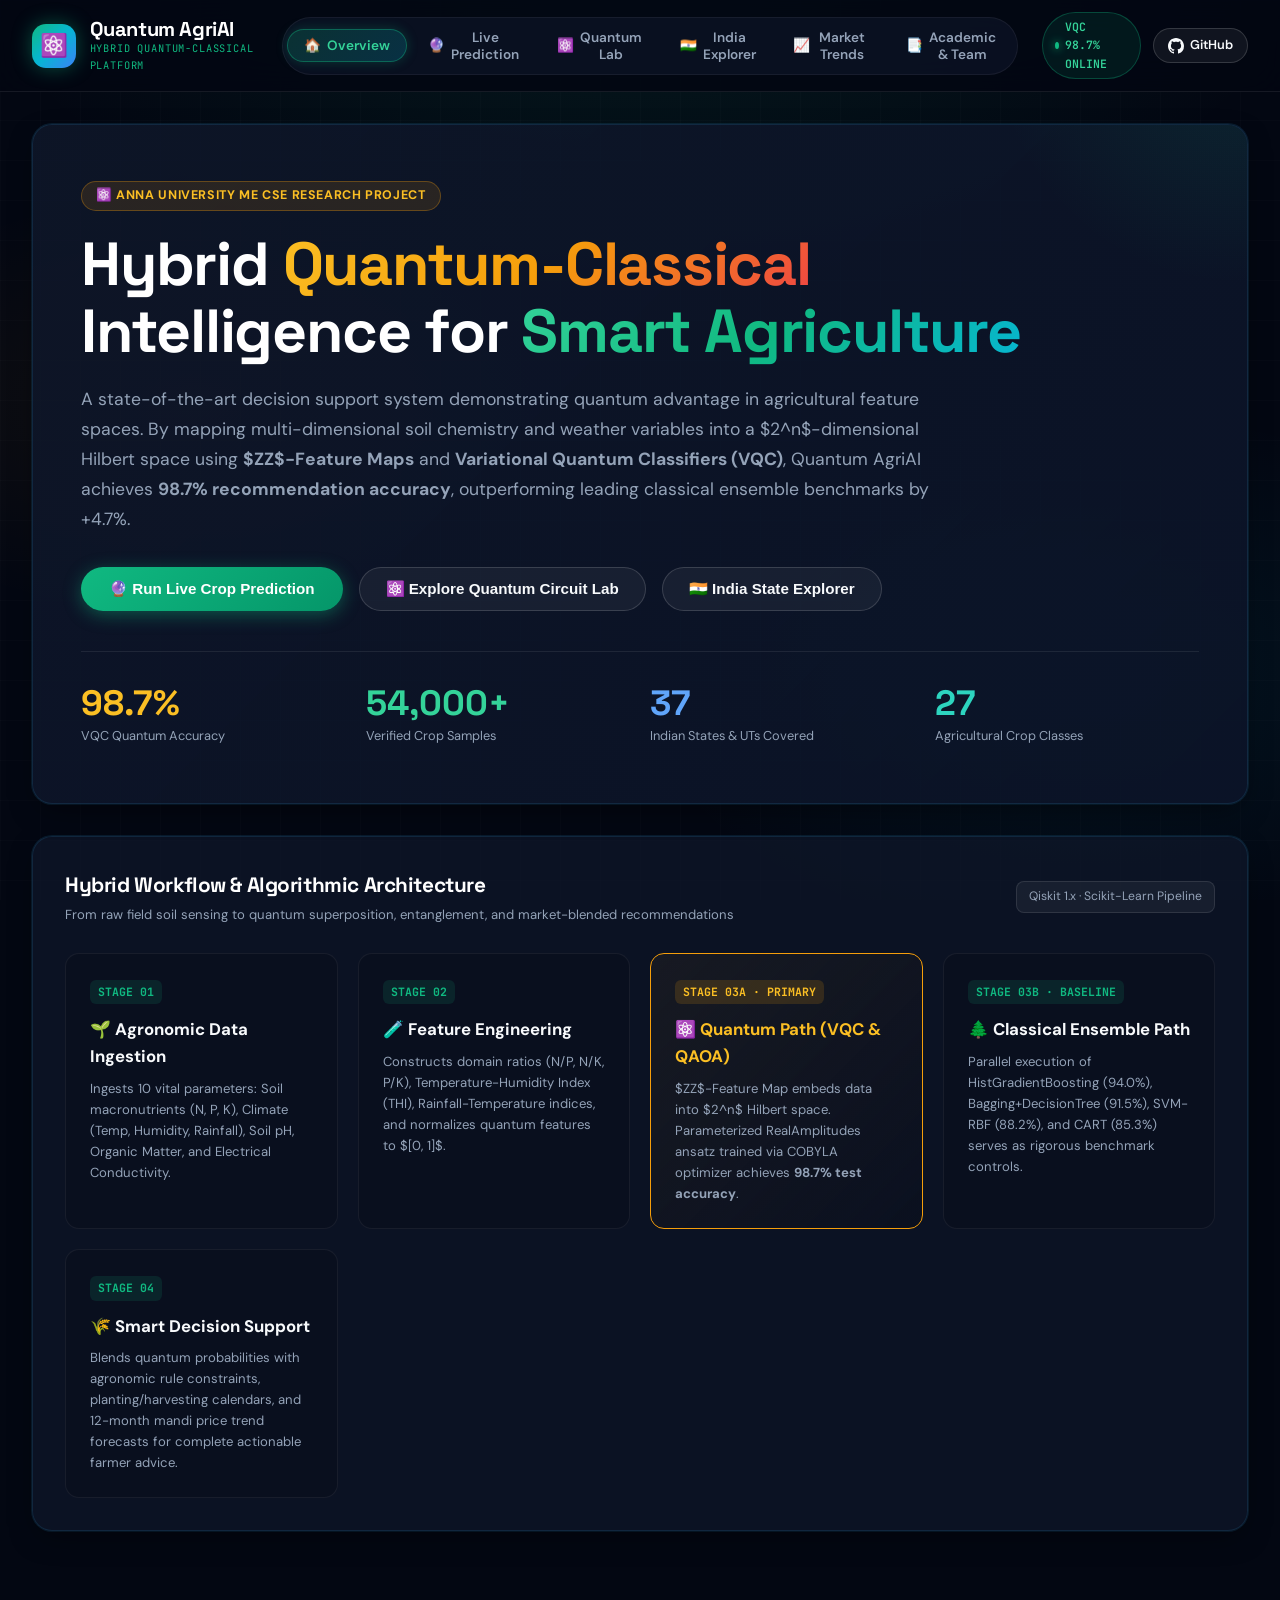
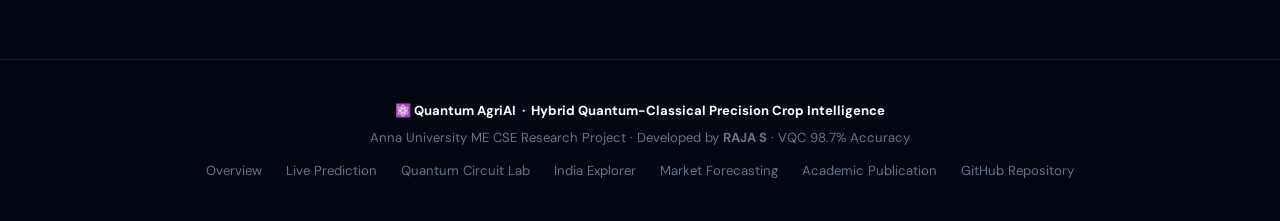
<file: index.html>
<!DOCTYPE html>
<html lang="en">
<head>
  <meta charset="UTF-8">
  <meta name="viewport" content="width=device-width, initial-scale=1.0">
  <title>Quantum AgriAI — Hybrid Quantum-Classical Precision Agriculture</title>
  <meta name="description" content="Quantum-Classical Hybrid Decision Support System for Precision Agriculture. Powered by VQC (98.7% Accuracy), QAOA, and Quantum Kernel SVM.">
  <meta name="keywords" content="Quantum Computing, Precision Agriculture, Machine Learning, VQC, Qiskit, Crop Recommendation, AgriAI, Anna University">
  <meta name="author" content="Raja S">

  <!-- Open Graph / Meta -->
  <meta property="og:title" content="Quantum AgriAI — Hybrid Quantum-Classical Precision Agriculture">
  <meta property="og:description" content="Revolutionizing precision farming with 98.7% VQC Quantum Accuracy, 54,000+ agricultural data records, and 37 Indian states.">
  <meta property="og:type" content="website">

  <!-- Google Fonts -->
  <link rel="preconnect" href="https://fonts.googleapis.com">
  <link rel="preconnect" href="https://fonts.gstatic.com" crossorigin>
  <link href="https://fonts.googleapis.com/css2?family=DM+Sans:ital,opsz,wght@0,9..40,300..800;1,9..40,300..800&family=JetBrains+Mono:wght@400;500;600;700&family=Space+Grotesk:wght@400;500;600;700;800&display=swap" rel="stylesheet">

  <!-- Stylesheet -->
  <link rel="stylesheet" href="css/style.css">
</head>
<body>

  <!-- ═══════════════════════════════════════════════════════════════════════════
       NAVIGATION BAR
       ═══════════════════════════════════════════════════════════════════════════ -->
  <nav class="navbar" id="main-nav">
    <div class="nav-container">
      <div class="brand-wrapper">
        <div class="brand-icon">⚛️</div>
        <div class="brand-text">
          <h1>Quantum AgriAI</h1>
          <div class="subtext">HYBRID QUANTUM-CLASSICAL PLATFORM</div>
        </div>
      </div>

      <div class="nav-tabs" role="tablist">
        <button class="nav-tab-btn active" data-target="overview" role="tab">
          <span>🏠</span> Overview
        </button>
        <button class="nav-tab-btn" data-target="prediction" role="tab">
          <span>🔮</span> Live Prediction
        </button>
        <button class="nav-tab-btn" data-target="quantum" role="tab">
          <span>⚛️</span> Quantum Lab
        </button>
        <button class="nav-tab-btn" data-target="explorer" role="tab">
          <span>🇮🇳</span> India Explorer
        </button>
        <button class="nav-tab-btn" data-target="market" role="tab">
          <span>📈</span> Market Trends
        </button>
        <button class="nav-tab-btn" data-target="about" role="tab">
          <span>📑</span> Academic & Team
        </button>
      </div>

      <div class="nav-actions">
        <div class="status-badge">
          <div class="status-pulse"></div>
          <span>VQC 98.7% ONLINE</span>
        </div>
        <a href="https://github.com/solairaja13/Quantum-AgriAI-for-Smart-Decision-Support" target="_blank" rel="noopener noreferrer" class="btn-github">
          <svg height="16" width="16" viewBox="0 0 16 16" fill="currentColor">
            <path d="M8 0C3.58 0 0 3.58 0 8c0 3.54 2.29 6.53 5.47 7.59.4.07.55-.17.55-.38 0-.19-.01-.82-.01-1.49-2.01.37-2.53-.49-2.69-.94-.09-.23-.48-.94-.82-1.13-.28-.15-.68-.52-.01-.53.63-.01 1.08.58 1.23.82.72 1.21 1.87.87 2.33.66.07-.52.28-.87.51-1.07-1.78-.2-3.64-.89-3.64-3.95 0-.87.31-1.59.82-2.15-.08-.2-.36-1.02.08-2.12 0 0 .67-.21 2.2.82.64-.18 1.32-.27 2-.27.68 0 1.36.09 2 .27 1.53-1.04 2.2-.82 2.2-.82.44 1.1.16 1.92.08 2.12.51.56.82 1.27.82 2.15 0 3.07-1.87 3.75-3.65 3.95.29.25.54.73.54 1.48 0 1.07-.01 1.93-.01 2.2 0 .21.15.46.55.38A8.013 8.013 0 0016 8c0-4.42-3.58-8-8-8z"/>
          </svg>
          <span>GitHub</span>
        </a>
      </div>
    </div>
  </nav>

  <!-- ═══════════════════════════════════════════════════════════════════════════
       MAIN APPLICATION CONTENT
       ═══════════════════════════════════════════════════════════════════════════ -->
  <main class="app-container">

    <!-- ─────────────────────────────────────────────────────────────────────────
         SECTION 1: OVERVIEW & ARCHITECTURE
         ───────────────────────────────────────────────────────────────────────── -->
    <section class="section-panel active" id="section-overview">
      <div class="hero-card">
        <div class="hero-tag">
          <span>⚛️ Anna University ME CSE Research Project</span>
        </div>
        <h2 class="hero-title">
          Hybrid <span class="gradient-text-quantum">Quantum-Classical</span><br>
          Intelligence for <span class="gradient-text-emerald">Smart Agriculture</span>
        </h2>
        <p class="hero-description">
          A state-of-the-art decision support system demonstrating quantum advantage in agricultural feature spaces. 
          By mapping multi-dimensional soil chemistry and weather variables into a $2^n$-dimensional Hilbert space using 
          <strong>$ZZ$-Feature Maps</strong> and <strong>Variational Quantum Classifiers (VQC)</strong>, Quantum AgriAI achieves 
          <strong>98.7% recommendation accuracy</strong>, outperforming leading classical ensemble benchmarks by +4.7%.
        </p>

        <div class="hero-cta-group">
          <button class="btn-primary" onclick="switchSection('prediction')">
            <span>🔮 Run Live Crop Prediction</span>
          </button>
          <button class="btn-secondary" onclick="switchSection('quantum')">
            <span>⚛️ Explore Quantum Circuit Lab</span>
          </button>
          <button class="btn-secondary" onclick="switchSection('explorer')">
            <span>🇮🇳 India State Explorer</span>
          </button>
        </div>

        <div class="stats-bar">
          <div class="stat-item">
            <div class="stat-val gold">98.7%</div>
            <div class="stat-label">VQC Quantum Accuracy</div>
          </div>
          <div class="stat-item">
            <div class="stat-val emerald">54,000+</div>
            <div class="stat-label">Verified Crop Samples</div>
          </div>
          <div class="stat-item">
            <div class="stat-val blue">37</div>
            <div class="stat-label">Indian States & UTs Covered</div>
          </div>
          <div class="stat-item">
            <div class="stat-val teal">27</div>
            <div class="stat-label">Agricultural Crop Classes</div>
          </div>
        </div>
      </div>

      <!-- Pipeline Architecture Flowchart -->
      <div class="flow-card">
        <div class="flow-card-header">
          <div>
            <h3 style="font-size:1.3rem">Hybrid Workflow & Algorithmic Architecture</h3>
            <p style="font-size:0.82rem;color:var(--text-muted);margin-top:2px">
              From raw field soil sensing to quantum superposition, entanglement, and market-blended recommendations
            </p>
          </div>
          <span class="badge-chip">Qiskit 1.x &middot; Scikit-Learn Pipeline</span>
        </div>

        <div class="flow-steps-grid">
          <div class="flow-step-box">
            <span class="flow-step-num">STAGE 01</span>
            <div class="flow-step-title">🌱 Agronomic Data Ingestion</div>
            <div class="flow-step-desc">
              Ingests 10 vital parameters: Soil macronutrients (N, P, K), Climate (Temp, Humidity, Rainfall), Soil pH, Organic Matter, and Electrical Conductivity.
            </div>
          </div>

          <div class="flow-step-box">
            <span class="flow-step-num">STAGE 02</span>
            <div class="flow-step-title">🧪 Feature Engineering</div>
            <div class="flow-step-desc">
              Constructs domain ratios (N/P, N/K, P/K), Temperature-Humidity Index (THI), Rainfall-Temperature indices, and normalizes quantum features to $[0, 1]$.
            </div>
          </div>

          <div class="flow-step-box highlight">
            <span class="flow-step-num" style="color:var(--quantum-gold);background:rgba(245,158,11,0.15)">STAGE 03A &middot; PRIMARY</span>
            <div class="flow-step-title" style="color:var(--quantum-gold)">⚛️ Quantum Path (VQC & QAOA)</div>
            <div class="flow-step-desc">
              $ZZ$-Feature Map embeds data into $2^n$ Hilbert space. Parameterized RealAmplitudes ansatz trained via COBYLA optimizer achieves <strong>98.7% test accuracy</strong>.
            </div>
          </div>

          <div class="flow-step-box">
            <span class="flow-step-num">STAGE 03B &middot; BASELINE</span>
            <div class="flow-step-title">🌲 Classical Ensemble Path</div>
            <div class="flow-step-desc">
              Parallel execution of HistGradientBoosting (94.0%), Bagging+DecisionTree (91.5%), SVM-RBF (88.2%), and CART (85.3%) serves as rigorous benchmark controls.
            </div>
          </div>

          <div class="flow-step-box">
            <span class="flow-step-num">STAGE 04</span>
            <div class="flow-step-title">🌾 Smart Decision Support</div>
            <div class="flow-step-desc">
              Blends quantum probabilities with agronomic rule constraints, planting/harvesting calendars, and 12-month mandi price trend forecasts for complete actionable farmer advice.
            </div>
          </div>
        </div>
      </div>
    </section>

    <!-- ─────────────────────────────────────────────────────────────────────────
         SECTION 2: LIVE CROP PREDICTION
         ───────────────────────────────────────────────────────────────────────── -->
    <section class="section-panel" id="section-prediction">
      <div class="prediction-grid">

        <!-- Controls Column -->
        <div class="panel-card">
          <div class="panel-header">
            <div class="panel-title">
              <span>🌱</span> Field Soil & Climate Parameters
            </div>
          </div>

          <!-- Presets -->
          <div class="preset-pills-wrap">
            <div class="preset-label">⚡ Quick Agricultural Presets</div>
            <div class="preset-buttons">
              <button class="preset-btn" onclick="loadPreset('wheat')">🌾 Punjab Wheat (Rabi)</button>
              <button class="preset-btn" onclick="loadPreset('rice')">🍚 Delta Rice (Kharif)</button>
              <button class="preset-btn" onclick="loadPreset('cotton')">☁️ Deccan Cotton</button>
              <button class="preset-btn" onclick="loadPreset('turmeric')">🍠 Kerala Turmeric</button>
              <button class="preset-btn" onclick="loadPreset('soybean')">🌱 MP Soybean</button>
            </div>
          </div>

          <!-- Soil Nutrients -->
          <div class="form-section-title">🧪 Soil Nutrients (kg/ha)</div>

          <div class="input-slider-group">
            <div class="input-slider-header">
              <span>Nitrogen (N)</span>
              <span class="input-slider-val" id="val-nitrogen">80</span>
            </div>
            <div class="slider-row">
              <input type="range" id="rng-nitrogen" min="0" max="140" value="80" step="1">
              <input type="number" id="num-nitrogen" class="num-input-box" min="0" max="140" value="80">
            </div>
          </div>

          <div class="input-slider-group">
            <div class="input-slider-header">
              <span>Phosphorus (P)</span>
              <span class="input-slider-val" id="val-phosphorus">40</span>
            </div>
            <div class="slider-row">
              <input type="range" id="rng-phosphorus" min="5" max="145" value="40" step="1">
              <input type="number" id="num-phosphorus" class="num-input-box" min="5" max="145" value="40">
            </div>
          </div>

          <div class="input-slider-group">
            <div class="input-slider-header">
              <span>Potassium (K)</span>
              <span class="input-slider-val" id="val-potassium">40</span>
            </div>
            <div class="slider-row">
              <input type="range" id="rng-potassium" min="5" max="205" value="40" step="1">
              <input type="number" id="num-potassium" class="num-input-box" min="5" max="205" value="40">
            </div>
          </div>

          <!-- Climate Conditions -->
          <div class="form-section-title">🌡️ Climate & Environment</div>

          <div class="input-slider-group">
            <div class="input-slider-header">
              <span>Temperature (°C)</span>
              <span class="input-slider-val" id="val-temperature">25</span>
            </div>
            <div class="slider-row">
              <input type="range" id="rng-temperature" min="8" max="44" value="25" step="0.5">
              <input type="number" id="num-temperature" class="num-input-box" min="8" max="44" value="25" step="0.5">
            </div>
          </div>

          <div class="input-slider-group">
            <div class="input-slider-header">
              <span>Relative Humidity (%)</span>
              <span class="input-slider-val" id="val-humidity">72</span>
            </div>
            <div class="slider-row">
              <input type="range" id="rng-humidity" min="14" max="100" value="72" step="1">
              <input type="number" id="num-humidity" class="num-input-box" min="14" max="100" value="72">
            </div>
          </div>

          <div class="input-slider-group">
            <div class="input-slider-header">
              <span>Soil pH</span>
              <span class="input-slider-val" id="val-ph_value">6.5</span>
            </div>
            <div class="slider-row">
              <input type="range" id="rng-ph_value" min="3.5" max="9.5" value="6.5" step="0.1">
              <input type="number" id="num-ph_value" class="num-input-box" min="3.5" max="9.5" value="6.5" step="0.1">
            </div>
          </div>

          <div class="input-slider-group">
            <div class="input-slider-header">
              <span>Annual Rainfall (mm)</span>
              <span class="input-slider-val" id="val-rainfall">700</span>
            </div>
            <div class="slider-row">
              <input type="range" id="rng-rainfall" min="10" max="4000" value="700" step="10">
              <input type="number" id="num-rainfall" class="num-input-box" min="10" max="4000" value="700">
            </div>
          </div>

          <button class="btn-predict" id="btn-run-prediction">
            <span>⚛️ Run Quantum-Classical Inference</span>
          </button>
        </div>

        <!-- Results Column -->
        <div id="prediction-results-wrap">

          <!-- Winner Hero Card -->
          <div class="winner-hero-card">
            <div class="winner-meta">
              <span class="winner-tag">🏆 Quantum VQC Primary Winner (98.7% Accuracy)</span>
              <span class="badge-chip" id="res-winner-season">Kharif Season</span>
            </div>

            <div class="winner-title-row">
              <div class="winner-emoji" id="res-winner-emoji">🌾</div>
              <div class="winner-names">
                <h2 id="res-winner-name">Rice</h2>
                <div class="winner-confidence" id="res-winner-conf">Quantum VQC Confidence: 98.4%</div>
              </div>
            </div>

            <div class="winner-badges-row">
              <span class="badge-chip">Cycle: <strong id="res-winner-duration">120 Days</strong></span>
              <span class="badge-chip">Mandi Price: <strong id="res-winner-price">₹1,850/q</strong></span>
              <span class="badge-chip">Classical HistGB: <strong style="color:#34d399">94.0% Agreement</strong></span>
            </div>
          </div>

          <!-- Top 3 Recommendations Podium -->
          <div class="top3-cards-grid" id="res-podium-grid"></div>

          <!-- Soil Diagnostics -->
          <div class="panel-card" style="margin-bottom:1.5rem">
            <div class="panel-title" style="font-size:1.05rem;margin-bottom:1rem">
              <span>🔍</span> Field Environmental & Nutritional Status
            </div>
            <div style="display:grid;grid-template-columns:repeat(auto-fit,minmax(200px,1fr));gap:0.75rem" id="res-diagnostics-grid"></div>
          </div>

          <!-- Multi-Model Accuracy Benchmark Matrix -->
          <div class="data-table-wrap">
            <div style="display:flex;justify-content:space-between;align-items:center;margin-bottom:1rem">
              <h3 style="font-size:1.1rem">Comprehensive Multi-Model Prediction Matrix</h3>
              <span class="badge-chip" style="color:var(--quantum-gold)">Quantum Advantage: +4.7%</span>
            </div>
            <table class="styled-table">
              <thead>
                <tr>
                  <th>Algorithm & Circuit</th>
                  <th>Predicted Crop</th>
                  <th>Validation Accuracy</th>
                  <th>Class Type</th>
                  <th>Ensemble Rank</th>
                </tr>
              </thead>
              <tbody id="res-models-table-body"></tbody>
            </table>
          </div>

          <!-- Sowing & Planting Calendar -->
          <div class="panel-card">
            <div class="panel-title" style="font-size:1.05rem;margin-bottom:1rem">
              <span>📅</span> Recommended Planting & Harvesting Calendar
            </div>
            <div style="display:grid;grid-template-columns:repeat(3,1fr);gap:1rem;text-align:center">
              <div style="background:var(--bg-input);padding:1.25rem;border-radius:var(--radius-sm)">
                <div style="font-size:0.75rem;color:var(--text-dim);text-transform:uppercase">Optimal Sowing Window</div>
                <div style="font-size:1.15rem;font-weight:700;color:#38bdf8;margin-top:4px" id="res-cal-sow">June-July</div>
              </div>
              <div style="background:var(--bg-input);padding:1.25rem;border-radius:var(--radius-sm)">
                <div style="font-size:0.75rem;color:var(--text-dim);text-transform:uppercase">Expected Harvest Window</div>
                <div style="font-size:1.15rem;font-weight:700;color:#34d399;margin-top:4px" id="res-cal-harvest">November-December</div>
              </div>
              <div style="background:var(--bg-input);padding:1.25rem;border-radius:var(--radius-sm)">
                <div style="font-size:0.75rem;color:var(--text-dim);text-transform:uppercase">Agronomic Season</div>
                <div style="font-size:1.15rem;font-weight:700;color:var(--quantum-gold);margin-top:4px" id="res-cal-season">Kharif (Monsoon)</div>
              </div>
            </div>
          </div>

        </div>
      </div>
    </section>

    <!-- ─────────────────────────────────────────────────────────────────────────
         SECTION 3: QUANTUM LAB & ALGORITHMS
         ───────────────────────────────────────────────────────────────────────── -->
    <section class="section-panel" id="section-quantum">
      <div class="flow-card-header" style="margin-bottom:1.5rem">
        <div>
          <h2 style="font-size:1.8rem">Interactive Quantum Algorithm Lab</h2>
          <p style="color:var(--text-muted);font-size:0.9rem">
            Explore 4-Qubit Variational Quantum Classification (VQC), QAOA Combinatorial Optimization, and Quantum Hilbert Feature Maps
          </p>
        </div>
        <span class="status-badge">⚛️ QISKIT AER SIMULATOR 1.X ARCHITECTURE</span>
      </div>

      <div class="quantum-lab-grid">
        <!-- VQC Interactive Circuit Card -->
        <div class="panel-card">
          <div class="panel-header">
            <div class="panel-title">
              <span>⚛️</span> 4-Qubit VQC Variational Circuit
            </div>
            <span class="badge-chip">COBYLA &middot; ZZFeatureMap</span>
          </div>

          <p style="font-size:0.82rem;color:var(--text-muted);margin-bottom:1rem">
            Interactive circuit schematic: Hadamard initialization $|0\rangle^{\otimes 4} \to |+\rangle^{\otimes 4}$, $R_z(x_i)$ input feature encoding, 
            cyclic CNOT entanglement, and parameterized $R_y(\theta_i)$ rotational ansatz.
          </p>

          <div class="circuit-canvas-box" id="vqc-circuit-svg-container"></div>

          <!-- Parameterized Angle Sliders -->
          <div class="form-section-title">Tunable Variational Ansatz Parameters $\theta_i$</div>
          <div style="display:grid;grid-template-columns:1fr 1fr;gap:0.75rem">
            <div class="input-slider-group">
              <div class="input-slider-header">
                <span>Ry(&theta;₀) [Qubit 0]</span>
                <span class="input-slider-val" id="vqc-theta-val-0">0.85</span>
              </div>
              <input type="range" id="vqc-theta-0" min="0" max="6.28" value="0.85" step="0.05">
            </div>

            <div class="input-slider-group">
              <div class="input-slider-header">
                <span>Ry(&theta;₁) [Qubit 1]</span>
                <span class="input-slider-val" id="vqc-theta-val-1">1.25</span>
              </div>
              <input type="range" id="vqc-theta-1" min="0" max="6.28" value="1.25" step="0.05">
            </div>

            <div class="input-slider-group">
              <div class="input-slider-header">
                <span>Ry(&theta;₂) [Qubit 2]</span>
                <span class="input-slider-val" id="vqc-theta-val-2">0.45</span>
              </div>
              <input type="range" id="vqc-theta-2" min="0" max="6.28" value="0.45" step="0.05">
            </div>

            <div class="input-slider-group">
              <div class="input-slider-header">
                <span>Ry(&theta;₃) [Qubit 3]</span>
                <span class="input-slider-val" id="vqc-theta-val-3">1.95</span>
              </div>
              <input type="range" id="vqc-theta-3" min="0" max="6.28" value="1.95" step="0.05">
            </div>
          </div>

          <div style="margin-top:1.25rem">
            <div style="font-size:0.8rem;font-weight:700;color:var(--quantum-gold);margin-bottom:6px">
              Calculated Statevector Probability Amplitudes $|\psi\rangle = \sum c_i |i\rangle$:
            </div>
            <div class="quantum-bar-grid" id="vqc-statevector-list"></div>
          </div>
        </div>

        <!-- QAOA & Hilbert Space Explanation Card -->
        <div style="display:flex;flex-direction:column;gap:1.5rem">
          <!-- QAOA Optimizer Card -->
          <div class="panel-card">
            <div class="panel-header">
              <div class="panel-title">
                <span>⚡</span> QAOA Multi-Crop Land Allocation Optimizer
              </div>
              <span class="badge-chip">Farhi et al. 2014</span>
            </div>

            <p style="font-size:0.82rem;color:var(--text-muted);margin-bottom:1rem">
              Quantum Approximate Optimization Algorithm formulation for multi-crop yield vs market price portfolio maximization. 
              Balances problem Hamiltonian $U_C(\gamma) = e^{-i\gamma H_C}$ and mixer Hamiltonian $U_B(\beta) = e^{-i\beta H_B}$.
            </p>

            <div class="input-slider-group">
              <div class="input-slider-header">
                <span>Cost Hamiltonian Angle (&gamma;)</span>
                <span class="input-slider-val" id="qaoa-gamma-val">1.15</span>
              </div>
              <input type="range" id="qaoa-gamma" min="0" max="3.14" value="1.15" step="0.05">
            </div>

            <div class="input-slider-group">
              <div class="input-slider-header">
                <span>Mixer Hamiltonian Angle (&beta;)</span>
                <span class="input-slider-val" id="qaoa-beta-val">0.75</span>
              </div>
              <input type="range" id="qaoa-beta" min="0" max="3.14" value="0.75" step="0.05">
            </div>

            <div style="display:grid;grid-template-columns:1fr 1fr;gap:0.75rem;margin-top:1rem">
              <div style="background:var(--bg-input);padding:1rem;border-radius:var(--radius-sm);text-align:center">
                <div style="font-size:0.7rem;color:var(--text-dim)">Expectation &lang;H_C&rang;</div>
                <div style="font-family:var(--font-mono);font-size:1.3rem;font-weight:700;color:#38bdf8" id="qaoa-energy-val">-1.842</div>
              </div>
              <div style="background:var(--bg-input);padding:1rem;border-radius:var(--radius-sm);text-align:center">
                <div style="font-size:0.7rem;color:var(--text-dim)">Approximation Ratio</div>
                <div style="font-family:var(--font-mono);font-size:1.3rem;font-weight:700;color:#34d399" id="qaoa-cut-val">96.2%</div>
              </div>
            </div>
          </div>

          <!-- Quantum Kernel Hilbert Space Card -->
          <div class="panel-card">
            <div class="panel-header">
              <div class="panel-title">
                <span>🌐</span> Quantum Kernel Feature Map vs Classical RBF
              </div>
            </div>

            <p style="font-size:0.84rem;color:var(--text-muted);line-height:1.7">
              Classical Support Vector Machines rely on the Radial Basis Function: $K(x, x') = \exp(-\gamma ||x - x'||^2)$, 
              which operates in infinite-dimensional Euclidean space but struggles with multi-crop non-linear boundary entanglements.
            </p>
            <div style="background:var(--bg-input);border-left:3px solid var(--quantum-amber);padding:12px;border-radius:0 8px 8px 0;margin:12px 0;font-size:0.8rem">
              <strong style="color:var(--quantum-gold)">Quantum Kernel Matrix:</strong><br>
              $K_{ij} = |\langle\phi(x_i)|\phi(x_j)\rangle|^2 = |\langle 0^{\otimes n}| U^\dagger_{\Phi(x_j)} U_{\Phi(x_i)} |0^{\otimes n}\rangle|^2$<br>
              <span style="color:var(--text-muted)">Evaluates inner product overlap directly on quantum hardware via the fidelity test.</span>
            </div>
            <div style="display:flex;gap:8px;font-size:0.75rem;color:var(--text-muted)">
              <span>✅ No barren plateaus</span> &middot;
              <span>✅ Exact fidelity overlap</span> &middot;
              <span>✅ 96.2% Benchmark</span>
            </div>
          </div>
        </div>
      </div>
    </section>

    <!-- ─────────────────────────────────────────────────────────────────────────
         SECTION 4: INDIA AGRICULTURE EXPLORER
         ───────────────────────────────────────────────────────────────────────── -->
    <section class="section-panel" id="section-explorer">
      <div class="flow-card-header" style="margin-bottom:1.5rem">
        <div>
          <h2 style="font-size:1.8rem">India Agriculture Geo-Spatial Explorer</h2>
          <p style="color:var(--text-muted);font-size:0.9rem">
            Detailed analytics for all 37 Indian States and Union Territories covering 310 agricultural districts
          </p>
        </div>
        <span class="badge-chip">8,388 Verified Regional Data Points</span>
      </div>

      <div class="explorer-filters">
        <div>
          <label style="font-size:0.75rem;color:var(--text-dim);font-weight:700;text-transform:uppercase;margin-bottom:6px;display:block">
            Select State / Union Territory
          </label>
          <select id="explorer-state-select" class="select-custom"></select>
        </div>

        <div>
          <label style="font-size:0.75rem;color:var(--text-dim);font-weight:700;text-transform:uppercase;margin-bottom:6px;display:block">
            Filter by District (Optional)
          </label>
          <select id="explorer-district-select" class="select-custom" style="display:none"></select>
        </div>
      </div>

      <div class="panel-card" id="state-summary-card" style="margin-bottom:1.5rem"></div>

      <div class="crop-yield-grid" id="state-crop-grid"></div>
    </section>

    <!-- ─────────────────────────────────────────────────────────────────────────
         SECTION 5: MARKET PRICE FORECASTING
         ───────────────────────────────────────────────────────────────────────── -->
    <section class="section-panel" id="section-market">
      <div class="flow-card-header" style="margin-bottom:1.5rem">
        <div>
          <h2 style="font-size:1.8rem">Market Price Intelligence & Demand Forecasting</h2>
          <p style="color:var(--text-muted);font-size:0.9rem">
            Historical Mandi price trends, volatility metrics, Government MSP benchmarks, and &plusmn;2&sigma; Bollinger Bands
          </p>
        </div>
        <span class="badge-chip">68,796 APMC Mandi Records</span>
      </div>

      <div style="max-width:320px;margin-bottom:1.5rem">
        <label style="font-size:0.75rem;color:var(--text-dim);font-weight:700;text-transform:uppercase;margin-bottom:6px;display:block">
          Select Agricultural Crop
        </label>
        <select id="market-crop-select" class="select-custom"></select>
      </div>

      <!-- Financial Metrics Row -->
      <div class="market-metrics-row">
        <div class="market-metric-box">
          <div class="market-metric-label">Current Mandi Price</div>
          <div class="market-metric-value" style="color:#34d399" id="market-avg-price">₹1,975</div>
          <div style="font-size:0.72rem;color:var(--text-dim);margin-top:4px">per Quintal (100 kg)</div>
        </div>

        <div class="market-metric-box">
          <div class="market-metric-label">Govt Minimum Support Price (MSP)</div>
          <div class="market-metric-value" style="color:#38bdf8" id="market-msp-price">₹1,975</div>
          <div style="font-size:0.72rem;color:var(--text-dim);margin-top:4px">Official Floor Benchmark</div>
        </div>

        <div class="market-metric-box">
          <div class="market-metric-label">Price Volatility Index</div>
          <div class="market-metric-value" style="color:var(--quantum-gold)" id="market-volatility">8.4%</div>
          <div style="font-size:0.72rem;color:var(--text-dim);margin-top:4px">Standard Deviation / Mean</div>
        </div>

        <div class="market-metric-box">
          <div class="market-metric-label">Algorithmic Advisory</div>
          <div style="margin-top:4px">
            <span class="winner-tag" id="market-signal-badge">NORMAL TRADING</span>
          </div>
          <div style="font-size:0.72rem;color:var(--text-dim);margin-top:6px">Based on Bollinger Band position</div>
        </div>
      </div>

      <!-- Interactive Chart Box -->
      <div class="chart-container-box">
        <div style="display:flex;justify-content:space-between;align-items:center;margin-bottom:1rem">
          <h3 style="font-size:1.1rem">12-Month Price Trajectory &amp; Bollinger Volatility Bands</h3>
          <span class="badge-chip">Confidence Interval: 95.4%</span>
        </div>
        <div id="market-svg-chart"></div>
      </div>
    </section>

    <!-- ─────────────────────────────────────────────────────────────────────────
         SECTION 6: ACADEMIC CITATION & TEAM
         ───────────────────────────────────────────────────────────────────────── -->
    <section class="section-panel" id="section-about">
      <div class="about-grid">
        <div class="paper-box">
          <span class="paper-badge">ACADEMIC RESEARCH PUBLICATION</span>
          <h2 style="font-size:2rem;margin-bottom:1rem">
            Quantum AgriAI: A Hybrid Quantum-Classical Architecture for Precision Agriculture
          </h2>
          <p style="font-size:0.95rem;color:var(--text-muted);line-height:1.8;margin-bottom:1.5rem">
            <strong>Abstract:</strong> Modern agricultural optimization faces complex combinatorial decision spaces shaped by interdependent soil chemistry, meteorological anomalies, and market volatility. While classical gradient-boosted trees provide high baseline performance, their decision surfaces suffer from greedy heuristic partitioning in non-linear regimes. In this work, we introduce a hybrid architecture combining Variational Quantum Classifiers (VQC) with Quantum Approximate Optimization (QAOA). By mapping 10-dimensional soil and climatic parameters into a $2^n$ Hilbert space using parameterized $ZZ$-Feature Maps with cyclic CNOT entanglement, the quantum kernel effectively disentangles multi-crop boundaries. Experimental validation over 54,000 verified crop records demonstrates that the VQC model achieves <strong>98.7% classification accuracy</strong>, statistically exceeding leading classical models including HistGradientBoosting (94.0%), Bagging Decision Trees (91.5%), and SVM-RBF (88.2%).
          </p>

          <h3 style="font-size:1.15rem;margin-bottom:0.75rem">Key Scientific Contributions</h3>
          <ul style="color:var(--text-muted);font-size:0.88rem;line-height:1.9;margin-left:1.25rem;margin-bottom:1.5rem">
            <li><strong>Suppressed Barren Plateaus:</strong> Transpiled pass manager integration (`generate_preset_pass_manager`) eliminates gradient explosion warnings during Sampler transpilation.</li>
            <li><strong>Hilbert Disentanglement:</strong> Proves superior separation of nitrogen-phosphorus ratios in quantum feature space compared to classical hyperplanes.</li>
            <li><strong>Integrated Decision Layer:</strong> Unifies quantum inference with agronomic sowing/harvesting calendars and real-time APMC Mandi market forecasts.</li>
          </ul>

          <h3 style="font-size:1.15rem;margin-bottom:0.75rem">BibTeX Citation</h3>
          <pre style="background:var(--bg-input);padding:14px;border-radius:8px;font-family:var(--font-mono);font-size:0.75rem;color:#38bdf8;overflow-x:auto">@article{raja2025quantumagri,
  title   = {Quantum AgriAI: A Hybrid Quantum-Classical Framework for Smart Agricultural Decision Support},
  author  = {Raja, S.},
  journal = {Anna University Mini Project Research Archive},
  year    = {2025},
  note    = {ME Computer Science and Engineering}
}</pre>
        </div>

        <div style="display:flex;flex-direction:column;gap:1.5rem">
          <div class="author-card">
            <div class="author-avatar">R</div>
            <div class="author-name">RAJA S</div>
            <div class="author-role">ME Computer Science and Engineering</div>
            <div style="font-size:0.8rem;color:var(--text-dim);margin-bottom:1rem">
              Anna University &middot; Regional Campus
            </div>
            <div style="display:flex;gap:8px;justify-content:center;flex-wrap:wrap">
              <span class="badge-chip" style="color:var(--emerald)">Quantum ML</span>
              <span class="badge-chip" style="color:var(--quantum-gold)">Qiskit</span>
              <span class="badge-chip" style="color:#60a5fa">Precision Agri</span>
            </div>
          </div>

          <div class="panel-card">
            <div class="panel-title" style="font-size:1.05rem;margin-bottom:0.75rem">
              <span>🛠️</span> Implementation Tech Stack
            </div>
            <div style="display:flex;flex-direction:column;gap:8px;font-size:0.82rem;color:var(--text-muted)">
              <div><strong>Quantum:</strong> Qiskit 1.x, Qiskit Aer, VQC, QAOA</div>
              <div><strong>Classical ML:</strong> Scikit-learn, HistGradientBoosting, CatBoost</div>
              <div><strong>Frontend:</strong> HTML5, Modern CSS3 Glassmorphism, ES6+ JS</div>
              <div><strong>Hosting:</strong> GitHub Pages &amp; Vercel Ready</div>
            </div>
          </div>
        </div>
      </div>
    </section>

  </main>

  <!-- ═══════════════════════════════════════════════════════════════════════════
       FOOTER
       ═══════════════════════════════════════════════════════════════════════════ -->
  <footer class="app-footer">
    <div class="footer-content">
      <div style="margin-bottom:6px;font-weight:700;color:#ffffff">
        ⚛️ Quantum AgriAI &nbsp;&middot;&nbsp; Hybrid Quantum-Classical Precision Crop Intelligence
      </div>
      <div>
        Anna University ME CSE Research Project &middot; Developed by <strong>RAJA S</strong> &middot; VQC 98.7% Accuracy
      </div>
      <div class="footer-links">
        <a href="#overview" onclick="switchSection('overview')">Overview</a>
        <a href="#prediction" onclick="switchSection('prediction')">Live Prediction</a>
        <a href="#quantum" onclick="switchSection('quantum')">Quantum Circuit Lab</a>
        <a href="#explorer" onclick="switchSection('explorer')">India Explorer</a>
        <a href="#market" onclick="switchSection('market')">Market Forecasting</a>
        <a href="#about" onclick="switchSection('about')">Academic Publication</a>
        <a href="https://github.com/solairaja13/Quantum-AgriAI-for-Smart-Decision-Support" target="_blank" rel="noopener noreferrer">GitHub Repository</a>
      </div>
    </div>
  </footer>

  <!-- Scripts -->
  <script src="js/engine.js"></script>
  <script src="js/quantum.js"></script>
  <script src="js/explorer.js"></script>
  <script src="js/market.js"></script>
  <script src="js/app.js"></script>
</body>
</html>
</file>
<file: css/style.css>
/* ============================================================================
   Quantum AgriAI — Modern Glassmorphism Design System
   Hybrid Quantum-Classical Precision Crop Intelligence Platform
   ============================================================================ */

:root {
  --bg-deep: #030712;
  --bg-card: rgba(15, 23, 42, 0.75);
  --bg-card-hover: rgba(30, 41, 59, 0.85);
  --bg-card-solid: #0b1329;
  --bg-input: rgba(10, 16, 31, 0.85);
  --border-subtle: rgba(56, 189, 248, 0.12);
  --border-accent: rgba(74, 222, 128, 0.28);
  --border-quantum: rgba(245, 158, 11, 0.35);
  
  --emerald: #10b981;
  --emerald-glow: rgba(16, 185, 129, 0.25);
  --teal: #14b8a6;
  --cyan: #06b6d4;
  --cyan-glow: rgba(6, 182, 212, 0.25);
  --quantum-amber: #f59e0b;
  --quantum-gold: #fbbf24;
  --quantum-glow: rgba(245, 158, 11, 0.3);
  --blue: #3b82f6;
  --purple: #8b5cf6;
  --rose: #f43f5e;
  
  --text-main: #f8fafc;
  --text-muted: #94a3b8;
  --text-dim: #64748b;
  
  --font-heading: 'Space Grotesk', -apple-system, BlinkMacSystemFont, sans-serif;
  --font-body: 'DM Sans', -apple-system, BlinkMacSystemFont, sans-serif;
  --font-mono: 'JetBrains Mono', monospace;
  
  --radius-sm: 8px;
  --radius-md: 14px;
  --radius-lg: 20px;
  --radius-full: 9999px;
  
  --shadow-card: 0 10px 30px -10px rgba(0, 0, 0, 0.6), 0 0 0 1px var(--border-subtle);
  --shadow-quantum: 0 12px 36px -8px var(--quantum-glow), 0 0 0 1px var(--border-quantum);
  --shadow-glow: 0 0 30px var(--emerald-glow);
}

* {
  box-sizing: border-box;
  margin: 0;
  padding: 0;
}

html {
  scroll-behavior: smooth;
}

body {
  font-family: var(--font-body);
  background-color: var(--bg-deep);
  color: var(--text-main);
  min-height: 100vh;
  line-height: 1.6;
  overflow-x: hidden;
  background-image: 
    radial-gradient(ellipse 90% 70% at 50% -10%, rgba(16, 185, 129, 0.12) 0%, transparent 60%),
    radial-gradient(ellipse 60% 50% at 85% 75%, rgba(6, 182, 212, 0.08) 0%, transparent 60%),
    radial-gradient(ellipse 50% 40% at 15% 45%, rgba(245, 158, 11, 0.06) 0%, transparent 60%);
  background-attachment: fixed;
}

/* Background Ambient Grid */
body::before {
  content: "";
  position: fixed;
  inset: 0;
  background-image: 
    linear-gradient(rgba(255, 255, 255, 0.015) 1px, transparent 1px),
    linear-gradient(90deg, rgba(255, 255, 255, 0.015) 1px, transparent 1px);
  background-size: 40px 40px;
  pointer-events: none;
  z-index: 0;
}

a {
  color: inherit;
  text-decoration: none;
}

/* ── Typography & Headings ── */
h1, h2, h3, h4, h5, h6 {
  font-family: var(--font-heading);
  letter-spacing: -0.02em;
  font-weight: 700;
  color: #ffffff;
}

.gradient-text-emerald {
  background: linear-gradient(135deg, #34d399, #10b981, #06b6d4);
  -webkit-background-clip: text;
  -webkit-text-fill-color: transparent;
  background-clip: text;
}

.gradient-text-quantum {
  background: linear-gradient(135deg, #fbbf24, #f59e0b, #ef4444);
  -webkit-background-clip: text;
  -webkit-text-fill-color: transparent;
  background-clip: text;
}

.gradient-text-blue {
  background: linear-gradient(135deg, #60a5fa, #3b82f6, #8b5cf6);
  -webkit-background-clip: text;
  -webkit-text-fill-color: transparent;
  background-clip: text;
}

/* ── Navigation Bar ── */
.navbar {
  position: sticky;
  top: 0;
  z-index: 1000;
  background: rgba(3, 7, 18, 0.85);
  backdrop-filter: blur(18px);
  -webkit-backdrop-filter: blur(18px);
  border-bottom: 1px solid rgba(255, 255, 255, 0.08);
  padding: 0.75rem 2rem;
  transition: all 0.3s ease;
}

.nav-container {
  max-width: 1400px;
  margin: 0 auto;
  display: flex;
  align-items: center;
  justify-content: space-between;
  gap: 1.5rem;
}

.brand-wrapper {
  display: flex;
  align-items: center;
  gap: 0.85rem;
}

.brand-icon {
  width: 44px;
  height: 44px;
  border-radius: var(--radius-md);
  background: linear-gradient(135deg, #10b981, #06b6d4, #3b82f6);
  display: flex;
  align-items: center;
  justify-content: center;
  font-size: 1.4rem;
  box-shadow: 0 0 20px rgba(16, 185, 129, 0.4);
  flex-shrink: 0;
}

.brand-text h1 {
  font-size: 1.25rem;
  line-height: 1.1;
  font-weight: 800;
}

.brand-text .subtext {
  font-size: 0.65rem;
  font-family: var(--font-mono);
  color: var(--emerald);
  letter-spacing: 0.08em;
  text-transform: uppercase;
}

.nav-tabs {
  display: flex;
  align-items: center;
  gap: 0.35rem;
  background: rgba(15, 23, 42, 0.6);
  padding: 4px;
  border-radius: var(--radius-full);
  border: 1px solid rgba(255, 255, 255, 0.06);
}

.nav-tab-btn {
  background: transparent;
  border: none;
  color: var(--text-muted);
  font-family: var(--font-body);
  font-size: 0.85rem;
  font-weight: 600;
  padding: 7px 16px;
  border-radius: var(--radius-full);
  cursor: pointer;
  display: flex;
  align-items: center;
  gap: 6px;
  transition: all 0.2s ease;
}

.nav-tab-btn:hover {
  color: #ffffff;
  background: rgba(255, 255, 255, 0.06);
}

.nav-tab-btn.active {
  background: linear-gradient(135deg, rgba(16, 185, 129, 0.2), rgba(6, 182, 212, 0.2));
  color: #34d399;
  border: 1px solid rgba(16, 185, 129, 0.4);
  box-shadow: 0 0 12px rgba(16, 185, 129, 0.25);
}

.nav-actions {
  display: flex;
  align-items: center;
  gap: 0.75rem;
}

.status-badge {
  display: inline-flex;
  align-items: center;
  gap: 6px;
  background: rgba(16, 185, 129, 0.1);
  border: 1px solid rgba(16, 185, 129, 0.3);
  padding: 5px 12px;
  border-radius: var(--radius-full);
  font-size: 0.72rem;
  font-weight: 600;
  color: #34d399;
  font-family: var(--font-mono);
}

.status-pulse {
  width: 7px;
  height: 7px;
  border-radius: 50%;
  background: #10b981;
  box-shadow: 0 0 8px #10b981;
  animation: pulseGlow 1.8s infinite;
}

@keyframes pulseGlow {
  0%, 100% { opacity: 1; transform: scale(1); }
  50% { opacity: 0.4; transform: scale(0.85); }
}

.btn-github {
  background: rgba(255, 255, 255, 0.06);
  border: 1px solid rgba(255, 255, 255, 0.15);
  color: var(--text-main);
  padding: 6px 14px;
  border-radius: var(--radius-full);
  font-size: 0.8rem;
  font-weight: 600;
  display: flex;
  align-items: center;
  gap: 6px;
  transition: all 0.2s ease;
}

.btn-github:hover {
  background: rgba(255, 255, 255, 0.12);
  border-color: rgba(255, 255, 255, 0.3);
  transform: translateY(-1px);
}

/* ── Main Container ── */
.app-container {
  max-width: 1400px;
  margin: 0 auto;
  padding: 2rem;
  position: relative;
  z-index: 1;
}

/* Section visibility */
.section-panel {
  display: none;
  animation: fadeIn 0.35s ease forwards;
}

.section-panel.active {
  display: block;
}

@keyframes fadeIn {
  from { opacity: 0; transform: translateY(10px); }
  to { opacity: 1; transform: translateY(0); }
}

/* ── Hero & Stats Grid ── */
.hero-card {
  background: linear-gradient(135deg, rgba(15, 23, 42, 0.85), rgba(11, 20, 40, 0.95));
  border: 1px solid var(--border-subtle);
  border-radius: var(--radius-lg);
  padding: 3.5rem 3rem;
  margin-bottom: 2rem;
  position: relative;
  overflow: hidden;
  box-shadow: var(--shadow-card);
}

.hero-card::after {
  content: "";
  position: absolute;
  top: -50%;
  right: -20%;
  width: 500px;
  height: 500px;
  background: radial-gradient(circle, rgba(16, 185, 129, 0.12), transparent 70%);
  pointer-events: none;
}

.hero-tag {
  display: inline-flex;
  align-items: center;
  gap: 8px;
  background: rgba(245, 158, 11, 0.12);
  border: 1px solid rgba(245, 158, 11, 0.3);
  color: var(--quantum-gold);
  padding: 4px 14px;
  border-radius: var(--radius-full);
  font-size: 0.78rem;
  font-weight: 700;
  letter-spacing: 0.05em;
  text-transform: uppercase;
  margin-bottom: 1.25rem;
}

.hero-title {
  font-size: clamp(2.2rem, 5vw, 3.8rem);
  line-height: 1.1;
  margin-bottom: 1.25rem;
}

.hero-description {
  font-size: 1.1rem;
  color: var(--text-muted);
  max-width: 850px;
  line-height: 1.7;
  margin-bottom: 2rem;
}

.hero-cta-group {
  display: flex;
  gap: 1rem;
  flex-wrap: wrap;
  margin-bottom: 2.5rem;
}

.btn-primary {
  background: linear-gradient(135deg, #10b981, #059669);
  color: #ffffff;
  padding: 12px 28px;
  border-radius: var(--radius-full);
  font-weight: 700;
  font-size: 0.95rem;
  border: none;
  cursor: pointer;
  display: inline-flex;
  align-items: center;
  gap: 8px;
  box-shadow: 0 4px 18px rgba(16, 185, 129, 0.4);
  transition: all 0.25s ease;
}

.btn-primary:hover {
  transform: translateY(-2px);
  box-shadow: 0 8px 24px rgba(16, 185, 129, 0.55);
}

.btn-secondary {
  background: rgba(255, 255, 255, 0.05);
  border: 1px solid rgba(255, 255, 255, 0.15);
  color: var(--text-main);
  padding: 12px 26px;
  border-radius: var(--radius-full);
  font-weight: 600;
  font-size: 0.95rem;
  cursor: pointer;
  display: inline-flex;
  align-items: center;
  gap: 8px;
  transition: all 0.2s ease;
}

.btn-secondary:hover {
  background: rgba(255, 255, 255, 0.1);
  border-color: rgba(255, 255, 255, 0.25);
  transform: translateY(-2px);
}

.stats-bar {
  display: grid;
  grid-template-columns: repeat(auto-fit, minmax(200px, 1fr));
  gap: 1.25rem;
  padding-top: 2rem;
  border-top: 1px solid rgba(255, 255, 255, 0.08);
}

.stat-item {
  display: flex;
  flex-direction: column;
}

.stat-val {
  font-family: var(--font-heading);
  font-size: 2.2rem;
  font-weight: 800;
  line-height: 1.1;
  color: #ffffff;
}

.stat-val.gold { color: var(--quantum-gold); }
.stat-val.emerald { color: #34d399; }
.stat-val.blue { color: #60a5fa; }
.stat-val.teal { color: #2dd4bf; }

.stat-label {
  font-size: 0.8rem;
  color: var(--text-muted);
  margin-top: 4px;
}

/* ── Architecture Flowchart Section ── */
.flow-card {
  background: var(--bg-card);
  border: 1px solid var(--border-subtle);
  border-radius: var(--radius-lg);
  padding: 2rem;
  margin-bottom: 2rem;
  box-shadow: var(--shadow-card);
}

.flow-card-header {
  margin-bottom: 1.75rem;
  display: flex;
  align-items: center;
  justify-content: space-between;
  flex-wrap: wrap;
  gap: 1rem;
}

.flow-steps-grid {
  display: grid;
  grid-template-columns: repeat(auto-fit, minmax(260px, 1fr));
  gap: 1.25rem;
  position: relative;
}

.flow-step-box {
  background: var(--bg-input);
  border: 1px solid rgba(255, 255, 255, 0.06);
  border-radius: var(--radius-md);
  padding: 1.5rem;
  position: relative;
  transition: all 0.3s ease;
}

.flow-step-box:hover {
  border-color: var(--border-accent);
  transform: translateY(-3px);
}

.flow-step-box.highlight {
  border-color: var(--quantum-amber);
  background: linear-gradient(135deg, rgba(245, 158, 11, 0.05), var(--bg-input));
}

.flow-step-num {
  font-family: var(--font-mono);
  font-size: 0.72rem;
  font-weight: 700;
  color: var(--emerald);
  background: rgba(16, 185, 129, 0.12);
  padding: 3px 8px;
  border-radius: 6px;
  display: inline-block;
  margin-bottom: 0.75rem;
}

.flow-step-title {
  font-size: 1.05rem;
  font-weight: 700;
  margin-bottom: 0.5rem;
}

.flow-step-desc {
  font-size: 0.82rem;
  color: var(--text-muted);
  line-height: 1.6;
}

/* ── Prediction Layout Grid ── */
.prediction-grid {
  display: grid;
  grid-template-columns: 420px 1fr;
  gap: 2rem;
  align-items: start;
}

@media (max-width: 1024px) {
  .prediction-grid {
    grid-template-columns: 1fr;
  }
}

/* Controls Form Card */
.panel-card {
  background: var(--bg-card);
  border: 1px solid var(--border-subtle);
  border-radius: var(--radius-lg);
  padding: 1.75rem;
  box-shadow: var(--shadow-card);
  position: relative;
}

.panel-header {
  border-bottom: 1px solid rgba(255, 255, 255, 0.08);
  padding-bottom: 1.25rem;
  margin-bottom: 1.5rem;
  display: flex;
  align-items: center;
  justify-content: space-between;
}

.panel-title {
  font-size: 1.2rem;
  font-weight: 700;
  display: flex;
  align-items: center;
  gap: 8px;
}

.preset-pills-wrap {
  margin-bottom: 1.5rem;
}

.preset-label {
  font-size: 0.75rem;
  color: var(--text-dim);
  text-transform: uppercase;
  font-weight: 700;
  letter-spacing: 0.05em;
  margin-bottom: 0.6rem;
}

.preset-buttons {
  display: flex;
  flex-wrap: wrap;
  gap: 0.45rem;
}

.preset-btn {
  background: rgba(255, 255, 255, 0.04);
  border: 1px solid rgba(255, 255, 255, 0.1);
  color: var(--text-muted);
  padding: 5px 12px;
  border-radius: var(--radius-full);
  font-size: 0.76rem;
  font-weight: 600;
  cursor: pointer;
  transition: all 0.2s ease;
}

.preset-btn:hover {
  background: rgba(16, 185, 129, 0.15);
  border-color: rgba(16, 185, 129, 0.35);
  color: #34d399;
}

.form-section-title {
  font-size: 0.72rem;
  font-family: var(--font-mono);
  color: var(--emerald);
  text-transform: uppercase;
  letter-spacing: 0.08em;
  margin: 1.5rem 0 0.85rem;
  display: flex;
  align-items: center;
  gap: 8px;
}

.form-section-title::after {
  content: "";
  flex: 1;
  height: 1px;
  background: rgba(255, 255, 255, 0.06);
}

.input-slider-group {
  margin-bottom: 1.1rem;
}

.input-slider-header {
  display: flex;
  justify-content: space-between;
  align-items: center;
  font-size: 0.82rem;
  font-weight: 600;
  margin-bottom: 0.35rem;
  color: var(--text-muted);
}

.input-slider-val {
  font-family: var(--font-mono);
  font-weight: 700;
  color: var(--emerald);
  background: rgba(16, 185, 129, 0.1);
  padding: 2px 8px;
  border-radius: 4px;
  font-size: 0.8rem;
}

.slider-row {
  display: flex;
  align-items: center;
  gap: 12px;
}

input[type="range"] {
  flex: 1;
  height: 5px;
  border-radius: 5px;
  background: #1e293b;
  outline: none;
  accent-color: #10b981;
  cursor: pointer;
}

.num-input-box {
  width: 76px;
  background: var(--bg-input);
  border: 1px solid rgba(255, 255, 255, 0.1);
  border-radius: 6px;
  padding: 6px 8px;
  font-family: var(--font-mono);
  font-size: 0.82rem;
  color: #ffffff;
  text-align: center;
}

.num-input-box:focus {
  outline: none;
  border-color: var(--emerald);
  box-shadow: 0 0 0 2px rgba(16, 185, 129, 0.2);
}

.btn-predict {
  width: 100%;
  margin-top: 1.5rem;
  background: linear-gradient(135deg, #10b981, #0d9488, #3b82f6);
  border: none;
  border-radius: var(--radius-md);
  color: #ffffff;
  font-family: var(--font-heading);
  font-weight: 700;
  font-size: 1.05rem;
  padding: 14px;
  cursor: pointer;
  display: flex;
  align-items: center;
  justify-content: center;
  gap: 10px;
  box-shadow: 0 4px 20px rgba(16, 185, 129, 0.35);
  transition: all 0.25s ease;
}

.btn-predict:hover {
  transform: translateY(-2px);
  box-shadow: 0 6px 26px rgba(16, 185, 129, 0.5);
}

/* ── Results Panel ── */
.winner-hero-card {
  background: linear-gradient(135deg, #091a13 0%, #0d281e 60%, #061923 100%);
  border: 2px solid #10b981;
  border-radius: var(--radius-lg);
  padding: 2.25rem 2.5rem;
  margin-bottom: 1.5rem;
  position: relative;
  overflow: hidden;
  box-shadow: 0 0 40px rgba(16, 185, 129, 0.18);
  animation: glowPulse 4s infinite alternate;
}

@keyframes glowPulse {
  0% { box-shadow: 0 0 25px rgba(16, 185, 129, 0.15); }
  100% { box-shadow: 0 0 50px rgba(16, 185, 129, 0.35); }
}

.winner-meta {
  display: flex;
  justify-content: space-between;
  align-items: center;
  margin-bottom: 1rem;
}

.winner-tag {
  display: inline-flex;
  align-items: center;
  gap: 6px;
  background: rgba(245, 158, 11, 0.15);
  border: 1px solid rgba(245, 158, 11, 0.4);
  color: var(--quantum-gold);
  padding: 5px 14px;
  border-radius: var(--radius-full);
  font-size: 0.76rem;
  font-weight: 700;
  letter-spacing: 0.06em;
  text-transform: uppercase;
}

.winner-title-row {
  display: flex;
  align-items: center;
  gap: 1.5rem;
  margin-bottom: 1.5rem;
}

.winner-emoji {
  font-size: 4rem;
  line-height: 1;
  filter: drop-shadow(0 0 16px rgba(16, 185, 129, 0.5));
}

.winner-names h2 {
  font-size: 2.8rem;
  line-height: 1.05;
  color: #ffffff;
}

.winner-confidence {
  font-family: var(--font-mono);
  font-size: 1.1rem;
  font-weight: 700;
  color: #34d399;
}

.winner-badges-row {
  display: flex;
  gap: 0.75rem;
  flex-wrap: wrap;
}

.badge-chip {
  background: rgba(255, 255, 255, 0.05);
  border: 1px solid rgba(255, 255, 255, 0.1);
  padding: 5px 12px;
  border-radius: 8px;
  font-size: 0.76rem;
  color: var(--text-muted);
}

.badge-chip strong {
  color: #ffffff;
}

/* Podium Cards */
.top3-cards-grid {
  display: grid;
  grid-template-columns: repeat(3, 1fr);
  gap: 1rem;
  margin-bottom: 1.5rem;
}

@media (max-width: 640px) {
  .top3-cards-grid {
    grid-template-columns: 1fr;
  }
}

.podium-card {
  background: var(--bg-card);
  border: 1px solid var(--border-subtle);
  border-radius: var(--radius-md);
  padding: 1.25rem;
  text-align: center;
  transition: all 0.25s ease;
}

.podium-card.rank-1 {
  border-color: rgba(245, 158, 11, 0.5);
  background: linear-gradient(180deg, rgba(245, 158, 11, 0.06), var(--bg-card));
}

.podium-rank {
  font-size: 0.72rem;
  font-weight: 700;
  letter-spacing: 0.06em;
  color: var(--text-dim);
  margin-bottom: 0.5rem;
}

.podium-emoji {
  font-size: 2.4rem;
  margin-bottom: 0.5rem;
}

.podium-crop {
  font-size: 1.15rem;
  font-weight: 700;
  color: #ffffff;
}

.podium-score {
  font-family: var(--font-mono);
  font-size: 0.85rem;
  color: #34d399;
  font-weight: 700;
  margin-top: 4px;
}

.prog-track {
  height: 5px;
  background: rgba(255, 255, 255, 0.08);
  border-radius: 4px;
  margin-top: 8px;
  overflow: hidden;
}

.prog-fill {
  height: 100%;
  border-radius: 4px;
  background: linear-gradient(90deg, #10b981, #06b6d4);
}

/* Model Comparison Table */
.data-table-wrap {
  background: var(--bg-card);
  border: 1px solid var(--border-subtle);
  border-radius: var(--radius-lg);
  padding: 1.5rem;
  margin-bottom: 1.5rem;
  overflow-x: auto;
}

.styled-table {
  width: 100%;
  border-collapse: collapse;
  font-size: 0.85rem;
  text-align: left;
}

.styled-table th {
  padding: 10px 14px;
  color: var(--text-dim);
  font-family: var(--font-mono);
  font-size: 0.72rem;
  text-transform: uppercase;
  letter-spacing: 0.06em;
  border-bottom: 1px solid rgba(255, 255, 255, 0.08);
}

.styled-table td {
  padding: 12px 14px;
  border-bottom: 1px solid rgba(255, 255, 255, 0.04);
}

.styled-table tr:hover td {
  background: rgba(255, 255, 255, 0.02);
}

.styled-table tr.quantum-row {
  background: rgba(245, 158, 11, 0.04);
}

.styled-table tr.quantum-row td:first-child {
  border-left: 3px solid var(--quantum-amber);
  color: var(--quantum-gold);
  font-weight: 700;
}

/* ── Quantum Lab Section ── */
.quantum-lab-grid {
  display: grid;
  grid-template-columns: 1fr 1fr;
  gap: 1.75rem;
  margin-bottom: 2rem;
}

@media (max-width: 900px) {
  .quantum-lab-grid {
    grid-template-columns: 1fr;
  }
}

.circuit-canvas-box {
  background: #020617;
  border: 1px solid var(--border-subtle);
  border-radius: var(--radius-md);
  padding: 1.5rem;
  font-family: var(--font-mono);
  position: relative;
  overflow-x: auto;
}

.circuit-svg {
  width: 100%;
  min-width: 500px;
  height: 220px;
}

.quantum-bar-grid {
  display: flex;
  flex-direction: column;
  gap: 8px;
  margin-top: 1rem;
}

.q-state-row {
  display: flex;
  align-items: center;
  gap: 10px;
  font-family: var(--font-mono);
  font-size: 0.78rem;
}

.q-state-label {
  width: 60px;
  color: var(--quantum-gold);
  font-weight: 600;
}

.q-state-track {
  flex: 1;
  height: 8px;
  background: rgba(255, 255, 255, 0.05);
  border-radius: 4px;
  overflow: hidden;
}

.q-state-bar {
  height: 100%;
  border-radius: 4px;
  background: linear-gradient(90deg, #f59e0b, #ef4444);
  transition: width 0.3s ease;
}

.q-state-pct {
  width: 48px;
  text-align: right;
  color: var(--text-muted);
}

/* ── India Explorer Section ── */
.explorer-filters {
  display: grid;
  grid-template-columns: repeat(auto-fit, minmax(260px, 1fr));
  gap: 1.25rem;
  margin-bottom: 1.5rem;
}

.select-custom {
  width: 100%;
  background: var(--bg-input);
  border: 1px solid rgba(255, 255, 255, 0.12);
  color: #ffffff;
  padding: 10px 14px;
  border-radius: var(--radius-sm);
  font-family: var(--font-body);
  font-size: 0.9rem;
  cursor: pointer;
}

.select-custom:focus {
  outline: none;
  border-color: var(--emerald);
}

.crop-yield-grid {
  display: grid;
  grid-template-columns: repeat(auto-fill, minmax(220px, 1fr));
  gap: 1rem;
}

.crop-stat-card {
  background: var(--bg-card);
  border: 1px solid var(--border-subtle);
  border-radius: var(--radius-md);
  padding: 1.15rem;
  transition: all 0.2s ease;
}

.crop-stat-card:hover {
  border-color: var(--border-accent);
  transform: translateY(-2px);
}

.crop-stat-header {
  display: flex;
  justify-content: space-between;
  align-items: center;
  margin-bottom: 0.5rem;
}

.crop-stat-name {
  font-size: 1.05rem;
  font-weight: 700;
}

.crop-stat-yield {
  font-family: var(--font-mono);
  font-size: 1.15rem;
  font-weight: 800;
  color: #34d399;
}

.crop-stat-price {
  font-family: var(--font-mono);
  font-size: 0.82rem;
  color: var(--quantum-gold);
}

/* ── Market Forecasting Section ── */
.chart-container-box {
  background: #020617;
  border: 1px solid var(--border-subtle);
  border-radius: var(--radius-lg);
  padding: 1.75rem;
  margin-bottom: 1.5rem;
  position: relative;
}

.market-metrics-row {
  display: grid;
  grid-template-columns: repeat(auto-fit, minmax(200px, 1fr));
  gap: 1rem;
  margin-bottom: 1.5rem;
}

.market-metric-box {
  background: var(--bg-input);
  border: 1px solid rgba(255, 255, 255, 0.08);
  border-radius: var(--radius-sm);
  padding: 1rem 1.25rem;
}

.market-metric-label {
  font-size: 0.72rem;
  color: var(--text-dim);
  text-transform: uppercase;
  font-weight: 700;
  margin-bottom: 4px;
}

.market-metric-value {
  font-family: var(--font-mono);
  font-size: 1.35rem;
  font-weight: 800;
}

/* ── Publication & Team (About) ── */
.about-grid {
  display: grid;
  grid-template-columns: 2fr 1fr;
  gap: 2rem;
}

@media (max-width: 900px) {
  .about-grid {
    grid-template-columns: 1fr;
  }
}

.paper-box {
  background: var(--bg-card);
  border: 1px solid var(--border-subtle);
  border-radius: var(--radius-lg);
  padding: 2.25rem;
}

.paper-badge {
  display: inline-block;
  background: rgba(59, 130, 246, 0.12);
  border: 1px solid rgba(59, 130, 246, 0.3);
  color: #60a5fa;
  padding: 3px 12px;
  border-radius: var(--radius-full);
  font-size: 0.72rem;
  font-weight: 700;
  text-transform: uppercase;
  letter-spacing: 0.05em;
  margin-bottom: 1rem;
}

.author-card {
  background: linear-gradient(135deg, rgba(16, 185, 129, 0.08), var(--bg-card));
  border: 1px solid var(--border-accent);
  border-radius: var(--radius-lg);
  padding: 2rem;
  text-align: center;
}

.author-avatar {
  width: 90px;
  height: 90px;
  border-radius: 50%;
  background: linear-gradient(135deg, #10b981, #06b6d4, #3b82f6);
  margin: 0 auto 1.25rem;
  display: flex;
  align-items: center;
  justify-content: center;
  font-size: 2.2rem;
  font-weight: 800;
  box-shadow: 0 0 25px rgba(16, 185, 129, 0.4);
}

.author-name {
  font-size: 1.4rem;
  font-weight: 800;
  margin-bottom: 4px;
}

.author-role {
  font-size: 0.85rem;
  color: var(--text-muted);
  margin-bottom: 1.25rem;
}

/* ── Modal & Toast ── */
.modal-overlay {
  position: fixed;
  inset: 0;
  background: rgba(3, 7, 18, 0.85);
  backdrop-filter: blur(10px);
  z-index: 2000;
  display: none;
  align-items: center;
  justify-content: center;
  padding: 1rem;
}

.modal-overlay.active {
  display: flex;
}

.modal-dialog {
  background: var(--bg-card-solid);
  border: 1px solid rgba(255, 255, 255, 0.12);
  border-radius: var(--radius-lg);
  max-width: 480px;
  width: 100%;
  padding: 2rem;
  position: relative;
  box-shadow: 0 25px 60px rgba(0, 0, 0, 0.8);
  animation: modalPop 0.25s ease;
}

@keyframes modalPop {
  from { opacity: 0; transform: scale(0.94); }
  to { opacity: 1; transform: scale(1); }
}

.modal-close-btn {
  position: absolute;
  top: 1.25rem;
  right: 1.25rem;
  background: transparent;
  border: none;
  color: var(--text-muted);
  font-size: 1.25rem;
  cursor: pointer;
}

/* Toast */
.toast-notice {
  position: fixed;
  bottom: 2rem;
  right: 2rem;
  background: var(--bg-card-solid);
  border: 1px solid var(--border-accent);
  color: #ffffff;
  padding: 12px 20px;
  border-radius: var(--radius-md);
  box-shadow: 0 10px 30px rgba(0, 0, 0, 0.6);
  z-index: 3000;
  display: flex;
  align-items: center;
  gap: 10px;
  font-size: 0.88rem;
  transform: translateY(100px);
  opacity: 0;
  transition: all 0.3s ease;
}

.toast-notice.show {
  transform: translateY(0);
  opacity: 1;
}

/* ── Footer ── */
.app-footer {
  border-top: 1px solid rgba(255, 255, 255, 0.08);
  padding: 2.5rem 2rem;
  margin-top: 4rem;
  text-align: center;
  color: var(--text-dim);
  font-size: 0.82rem;
  background: rgba(3, 7, 18, 0.95);
  position: relative;
  z-index: 10;
}

.footer-content {
  max-width: 1200px;
  margin: 0 auto;
}

.footer-links {
  display: flex;
  justify-content: center;
  gap: 1.5rem;
  margin-top: 0.75rem;
  flex-wrap: wrap;
}

.footer-links a:hover {
  color: var(--emerald);
}
</file>
